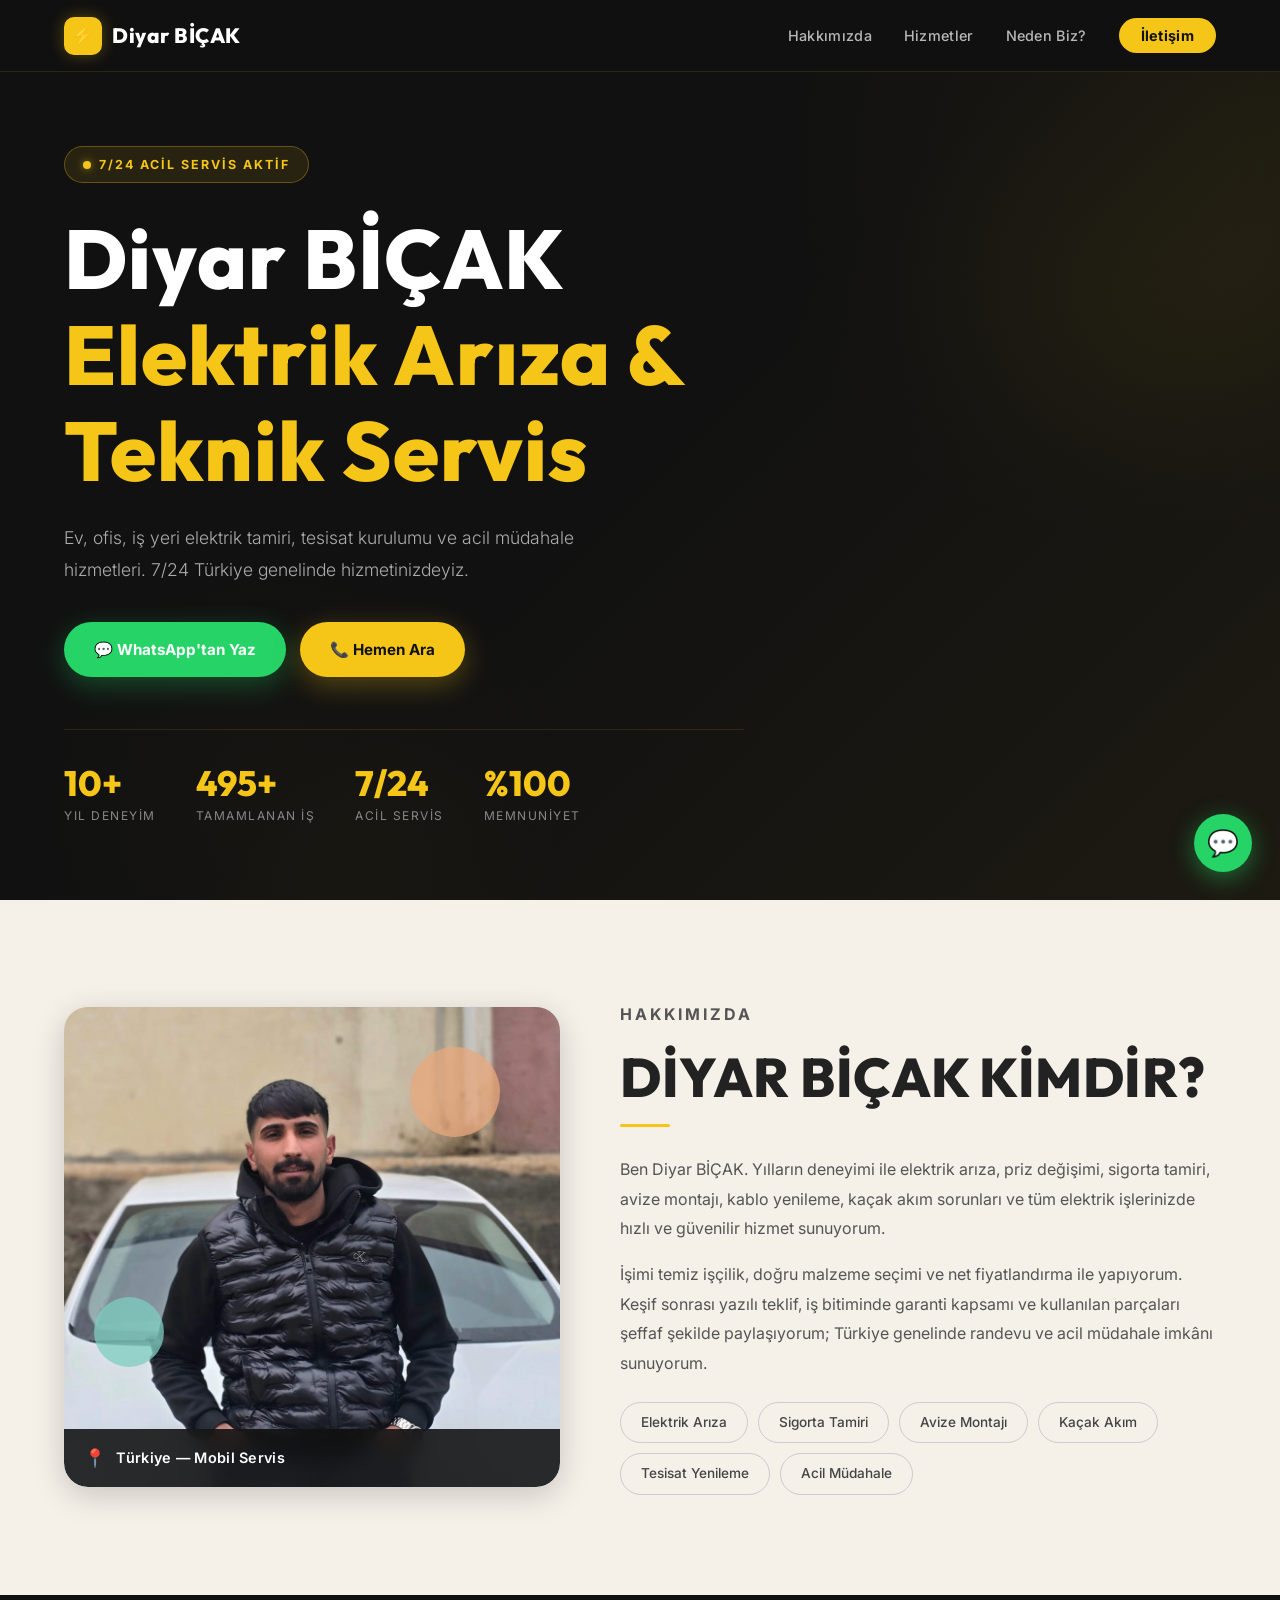
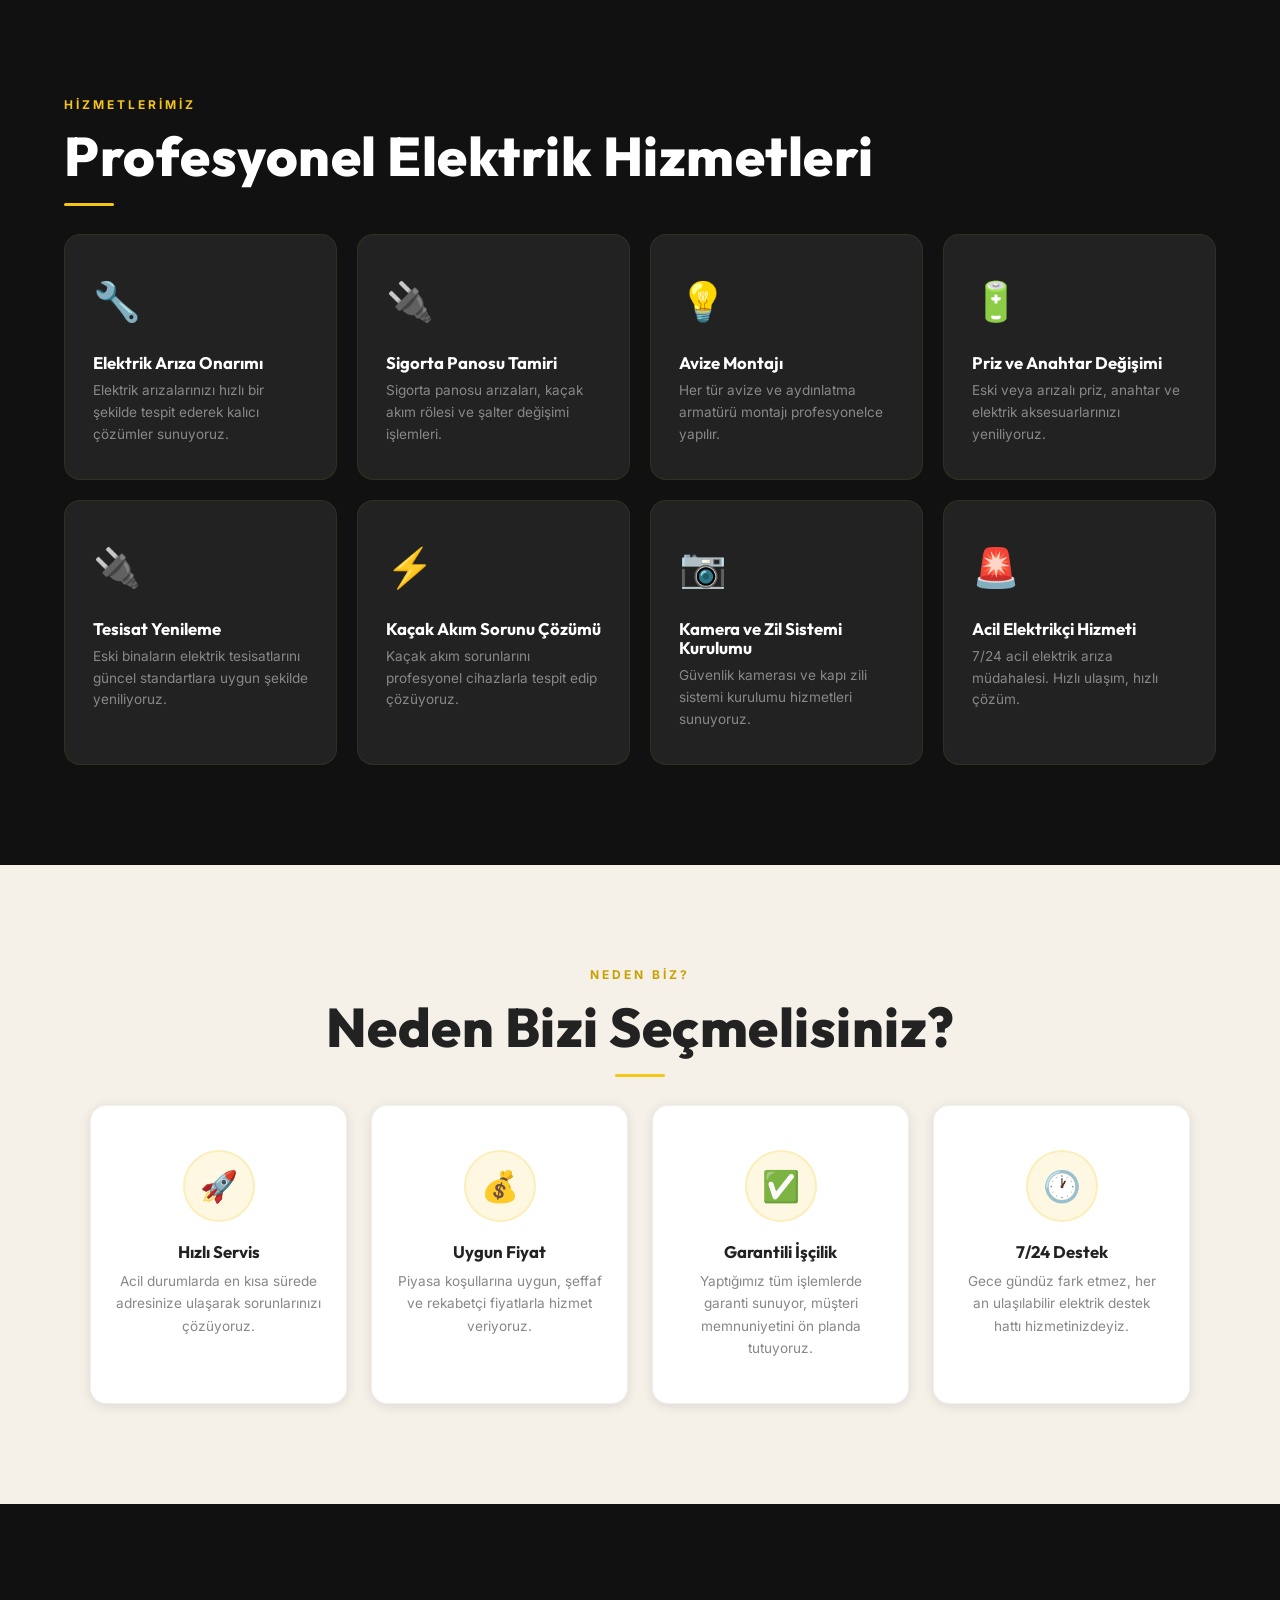
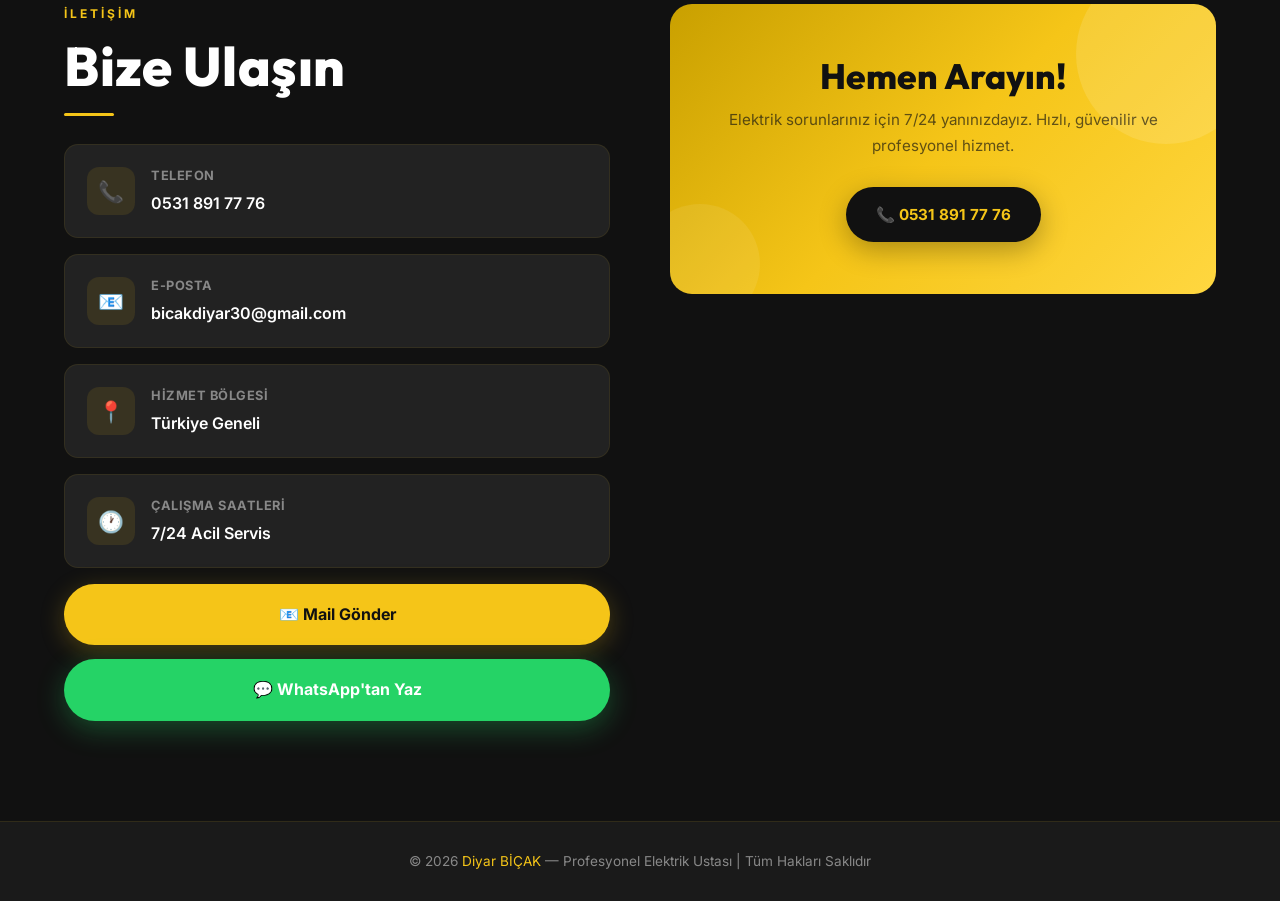
<file: index.html>
<!DOCTYPE html>
<html lang="tr">

<head>
  <meta charset="UTF-8" />
  <meta name="viewport" content="width=device-width, initial-scale=1.0" />
  <title>Diyar BİÇAK | Profesyonel Elektrik Ustası - 7/24 Acil Servis</title>
  <meta name="description"
    content="Diyar BİÇAK - 7/24 elektrik arıza, tesisat kurulumu, sigorta tamiri ve acil müdahale hizmetleri. Türkiye genelinde hızlı ve güvenilir elektrik ustası." />
  <meta name="keywords"
    content="Diyar BİÇAK, elektrikçi, elektrik ustası, elektrik arıza, sigorta tamiri, avize montajı, tesisat, acil elektrikçi" />

  <!-- Google Fonts -->
  <link rel="preconnect" href="https://fonts.googleapis.com" />
  <link rel="preconnect" href="https://fonts.gstatic.com" crossorigin />
  <link
    href="https://fonts.googleapis.com/css2?family=Inter:wght@300;400;500;600;700&family=Outfit:wght@400;600;700;800&display=swap"
    rel="stylesheet" />

  <!-- Stylesheet -->
  <link rel="stylesheet" href="style.css" />
</head>

<body>

  <!-- ========== NAVBAR ========== -->
  <nav class="navbar" id="navbar">
    <a href="#hero" class="nav-brand">
      <div class="icon-bolt">⚡</div>
      Diyar BİÇAK
    </a>
    <ul class="nav-links">
      <li><a href="#about">Hakkımızda</a></li>
      <li><a href="#services">Hizmetler</a></li>
      <li><a href="#why">Neden Biz?</a></li>
      <li><a href="#contact" class="nav-cta">İletişim</a></li>
    </ul>
    <div class="hamburger" id="hamburger">
      <span></span><span></span><span></span>
    </div>
  </nav>

  <!-- Mobile Menu -->
  <div class="mobile-menu" id="mobileMenu">
    <a href="#about" class="mm-link">Hakkımızda</a>
    <a href="#services" class="mm-link">Hizmetler</a>
    <a href="#why" class="mm-link">Neden Biz?</a>
    <a href="#contact" class="mm-link">İletişim</a>
    <a href="tel:+905318917776" style="color:var(--yellow);font-weight:700;">📞 Hemen Ara</a>
  </div>

  <!-- ========== HERO ========== -->
  <section id="hero">
    <div class="hero-bg-overlay"></div>
    <div class="hero-glow hero-glow-1"></div>
    <div class="hero-glow hero-glow-2"></div>

    <div class="hero-content">
      <div class="hero-badge">
        <div class="pulse-dot"></div>
        7/24 Acil Servis Aktif
      </div>

      <h1 class="hero-title">
        Diyar BİÇAK<br>
        <span class="accent">Elektrik Arıza &amp; Teknik Servis</span>
      </h1>

      <p class="hero-sub">
        Ev, ofis, iş yeri elektrik tamiri, tesisat kurulumu ve acil müdahale hizmetleri.
        7/24 Türkiye genelinde hizmetinizdeyiz.
      </p>

      <div class="hero-buttons">
        <a class="btn btn-whatsapp" id="hero-whatsapp-btn"
          href="https://wa.me/905318917776?text=Merhaba%20elektrik%20hizmeti%20almak%20istiyorum" target="_blank"
          rel="noopener">
          💬 WhatsApp'tan Yaz
        </a>
        <a class="btn btn-call" id="hero-call-btn" href="tel:+905318917776">
          📞 Hemen Ara
        </a>
      </div>

      <div class="hero-stats">
        <div class="stat">
          <div class="stat-value" data-target="10">0</div>
          <div class="stat-label">Yıl Deneyim</div>
        </div>
        <div class="stat">
          <div class="stat-value" data-target="500">0</div>
          <div class="stat-label">Tamamlanan İş</div>
        </div>
        <div class="stat">
          <div class="stat-value stat-static">7/24</div>
          <div class="stat-label">Acil Servis</div>
        </div>
        <div class="stat">
          <div class="stat-value stat-static">%100</div>
          <div class="stat-label">Memnuniyet</div>
        </div>
      </div>
    </div>
  </section>

  <!-- ========== ABOUT ========== -->
  <section id="about">
    <div class="about-grid">
      <!-- Photo Card -->
      <div class="about-photo-card reveal">
        <img src="photo.jpeg" alt="Diyar BİÇAK - Profesyonel Elektrik Ustası" loading="lazy" />
        <div class="deco-circle deco-circle-1"></div>
        <div class="deco-circle deco-circle-2"></div>
        <div class="about-location-badge">
          <span class="pin-icon">📍</span>
          <span>Türkiye — Mobil Servis</span>
        </div>
      </div>

      <!-- Text Content -->
      <div class="about-text reveal">
        <p class="section-tag">Hakkımızda</p>
        <h2 class="section-title">Diyar BİÇAK Kimdir?</h2>
        <div class="section-line"></div>
        <p>
          Ben Diyar BİÇAK. Yılların deneyimi ile elektrik arıza, priz değişimi, sigorta tamiri, avize montajı,
          kablo yenileme, kaçak akım sorunları ve tüm elektrik işlerinizde hızlı ve güvenilir
          hizmet sunuyorum.
        </p>
        <p>
          İşimi temiz işçilik, doğru malzeme seçimi ve net fiyatlandırma ile yapıyorum.
          Keşif sonrası yazılı teklif, iş bitiminde garanti kapsamı ve kullanılan parçaları
          şeffaf şekilde paylaşıyorum; Türkiye genelinde randevu ve acil müdahale imkânı sunuyorum.
        </p>

        <div class="skill-tags">
          <span class="skill-tag">Elektrik Arıza</span>
          <span class="skill-tag">Sigorta Tamiri</span>
          <span class="skill-tag">Avize Montajı</span>
          <span class="skill-tag">Kaçak Akım</span>
          <span class="skill-tag">Tesisat Yenileme</span>
          <span class="skill-tag">Acil Müdahale</span>
        </div>
      </div>
    </div>
  </section>

  <!-- ========== SERVICES ========== -->
  <section id="services">
    <div class="reveal">
      <p class="section-tag" style="color:var(--yellow);">Hizmetlerimiz</p>
      <h2 class="section-title light">Profesyonel Elektrik Hizmetleri</h2>
      <div class="section-line"></div>
    </div>

    <div class="services-grid">
      <div class="service-card reveal">
        <span class="service-icon">🔧</span>
        <h3>Elektrik Arıza Onarımı</h3>
        <p>Elektrik arızalarınızı hızlı bir şekilde tespit ederek kalıcı çözümler sunuyoruz.</p>
        <span class="service-arrow">→</span>
      </div>

      <div class="service-card reveal">
        <span class="service-icon">🔌</span>
        <h3>Sigorta Panosu Tamiri</h3>
        <p>Sigorta panosu arızaları, kaçak akım rölesi ve şalter değişimi işlemleri.</p>
        <span class="service-arrow">→</span>
      </div>

      <div class="service-card reveal">
        <span class="service-icon">💡</span>
        <h3>Avize Montajı</h3>
        <p>Her tür avize ve aydınlatma armatürü montajı profesyonelce yapılır.</p>
        <span class="service-arrow">→</span>
      </div>

      <div class="service-card reveal">
        <span class="service-icon">🔋</span>
        <h3>Priz ve Anahtar Değişimi</h3>
        <p>Eski veya arızalı priz, anahtar ve elektrik aksesuarlarınızı yeniliyoruz.</p>
        <span class="service-arrow">→</span>
      </div>

      <div class="service-card reveal">
        <span class="service-icon">🔌</span>
        <h3>Tesisat Yenileme</h3>
        <p>Eski binaların elektrik tesisatlarını güncel standartlara uygun şekilde yeniliyoruz.</p>
        <span class="service-arrow">→</span>
      </div>

      <div class="service-card reveal">
        <span class="service-icon">⚡</span>
        <h3>Kaçak Akım Sorunu Çözümü</h3>
        <p>Kaçak akım sorunlarını profesyonel cihazlarla tespit edip çözüyoruz.</p>
        <span class="service-arrow">→</span>
      </div>

      <div class="service-card reveal">
        <span class="service-icon">📷</span>
        <h3>Kamera ve Zil Sistemi Kurulumu</h3>
        <p>Güvenlik kamerası ve kapı zili sistemi kurulumu hizmetleri sunuyoruz.</p>
        <span class="service-arrow">→</span>
      </div>

      <div class="service-card reveal">
        <span class="service-icon">🚨</span>
        <h3>Acil Elektrikçi Hizmeti</h3>
        <p>7/24 acil elektrik arıza müdahalesi. Hızlı ulaşım, hızlı çözüm.</p>
        <span class="service-arrow">→</span>
      </div>
    </div>
  </section>

  <!-- ========== WHY US ========== -->
  <section id="why">
    <div class="reveal" style="text-align:center; margin-bottom:16px;">
      <p class="section-tag">Neden Biz?</p>
      <h2 class="section-title">Neden Bizi Seçmelisiniz?</h2>
      <div class="section-line" style="margin:0 auto 28px;"></div>
    </div>

    <div class="why-grid">
      <div class="why-card reveal">
        <div class="why-icon-circle">🚀</div>
        <h3>Hızlı Servis</h3>
        <p>Acil durumlarda en kısa sürede adresinize ulaşarak sorunlarınızı çözüyoruz.</p>
      </div>

      <div class="why-card reveal">
        <div class="why-icon-circle">💰</div>
        <h3>Uygun Fiyat</h3>
        <p>Piyasa koşullarına uygun, şeffaf ve rekabetçi fiyatlarla hizmet veriyoruz.</p>
      </div>

      <div class="why-card reveal">
        <div class="why-icon-circle">✅</div>
        <h3>Garantili İşçilik</h3>
        <p>Yaptığımız tüm işlemlerde garanti sunuyor, müşteri memnuniyetini ön planda tutuyoruz.</p>
      </div>

      <div class="why-card reveal">
        <div class="why-icon-circle">🕐</div>
        <h3>7/24 Destek</h3>
        <p>Gece gündüz fark etmez, her an ulaşılabilir elektrik destek hattı hizmetinizdeyiz.</p>
      </div>
    </div>
  </section>

  <!-- ========== CONTACT ========== -->
  <section id="contact">
    <div class="contact-grid">
      <!-- Left: Info -->
      <div class="reveal">
        <p class="section-tag" style="color:var(--yellow);">İletişim</p>
        <h2 class="section-title light">Bize Ulaşın</h2>
        <div class="section-line"></div>

        <div class="contact-info-list">
          <div class="contact-item">
            <div class="contact-item-icon">📞</div>
            <div class="contact-item-text">
              <strong>Telefon</strong>
              <span>0531 891 77 76</span>
            </div>
          </div>

          <div class="contact-item">
            <div class="contact-item-icon">📧</div>
            <div class="contact-item-text">
              <strong>E-posta</strong>
              <span>bicakdiyar30@gmail.com</span>
            </div>
          </div>

          <div class="contact-item">
            <div class="contact-item-icon">📍</div>
            <div class="contact-item-text">
              <strong>Hizmet Bölgesi</strong>
              <span>Türkiye Geneli</span>
            </div>
          </div>

          <div class="contact-item">
            <div class="contact-item-icon">🕐</div>
            <div class="contact-item-text">
              <strong>Çalışma Saatleri</strong>
              <span>7/24 Acil Servis</span>
            </div>
          </div>
        </div>

        <div class="contact-buttons">
          <a class="btn btn-mail-contact" id="contact-mail-btn"
            href="mailto:bicakdiyar30@gmail.com?subject=Elektrik%20Hizmeti%20Talebi">
            📧 Mail Gönder
          </a>
          <a class="btn btn-whatsapp" id="contact-whatsapp-btn"
            href="https://wa.me/905318917776?text=Merhaba%20bilgi%20almak%20istiyorum" target="_blank" rel="noopener">
            💬 WhatsApp'tan Yaz
          </a>
        </div>
      </div>

      <!-- Right: CTA Card -->
      <div class="reveal">
        <div class="cta-card">
          <h3>Hemen Arayın!</h3>
          <p>Elektrik sorunlarınız için 7/24 yanınızdayız. Hızlı, güvenilir ve profesyonel hizmet.</p>
          <a class="btn btn-dark" id="cta-call-btn" href="tel:+905318917776">
            📞 0531 891 77 76
          </a>
        </div>
      </div>
    </div>
  </section>

  <!-- ========== FOOTER ========== -->
  <footer>
    <p>&copy; 2026 <span>Diyar BİÇAK</span> — Profesyonel Elektrik Ustası | Tüm Hakları Saklıdır</p>
  </footer>

  <!-- ========== FLOATING WHATSAPP ========== -->
  <a class="float-whatsapp" id="float-wa-btn" href="https://wa.me/905318917776?text=Merhaba%20bilgi%20almak%20istiyorum"
    target="_blank" rel="noopener" title="WhatsApp ile iletişim">
    💬
  </a>

  <!-- ========== JAVASCRIPT ========== -->
  <script>
    // --- Navbar Scroll Effect ---
    const navbar = document.getElementById('navbar');
    window.addEventListener('scroll', () => {
      navbar.classList.toggle('scrolled', window.scrollY > 60);
    });

    // --- Hamburger Menu ---
    const hamburger = document.getElementById('hamburger');
    const mobileMenu = document.getElementById('mobileMenu');

    hamburger.addEventListener('click', () => {
      hamburger.classList.toggle('open');
      mobileMenu.classList.toggle('open');
    });

    // Close mobile menu on link click
    document.querySelectorAll('.mm-link').forEach(link => {
      link.addEventListener('click', () => {
        hamburger.classList.remove('open');
        mobileMenu.classList.remove('open');
      });
    });

    // --- Scroll Reveal ---
    const revealElements = document.querySelectorAll('.reveal');
    const revealObserver = new IntersectionObserver((entries) => {
      entries.forEach(entry => {
        if (entry.isIntersecting) {
          entry.target.classList.add('visible');
        }
      });
    }, { threshold: 0.15, rootMargin: '0px 0px -40px 0px' });

    revealElements.forEach(el => revealObserver.observe(el));

    // --- Counter Animation ---
    function animateCounters() {
      const counters = document.querySelectorAll('.stat-value[data-target]');
      counters.forEach(counter => {
        const target = +counter.getAttribute('data-target');
        const duration = 2000;
        const startTime = performance.now();

        function updateCounter(currentTime) {
          const elapsed = currentTime - startTime;
          const progress = Math.min(elapsed / duration, 1);
          // Ease-out cubic
          const eased = 1 - Math.pow(1 - progress, 3);
          const current = Math.round(eased * target);
          counter.textContent = current + '+';
          if (progress < 1) {
            requestAnimationFrame(updateCounter);
          }
        }

        requestAnimationFrame(updateCounter);
      });
    }

    // Trigger counters when hero stats are visible
    const statsSection = document.querySelector('.hero-stats');
    const statsObserver = new IntersectionObserver((entries) => {
      entries.forEach(entry => {
        if (entry.isIntersecting) {
          animateCounters();
          statsObserver.unobserve(entry.target);
        }
      });
    }, { threshold: 0.5 });

    if (statsSection) {
      statsObserver.observe(statsSection);
    }

    // --- Active Nav Link on Scroll ---
    const sections = document.querySelectorAll('section[id]');
    const navLinks = document.querySelectorAll('.nav-links a:not(.nav-cta)');

    window.addEventListener('scroll', () => {
      let current = '';
      sections.forEach(section => {
        const top = section.offsetTop - 120;
        if (window.scrollY >= top) {
          current = section.getAttribute('id');
        }
      });

      navLinks.forEach(link => {
        link.style.color = '';
        if (link.getAttribute('href') === '#' + current) {
          link.style.color = 'var(--yellow)';
        }
      });
    });
  </script>

</body>

</html>
</file>
<file: style.css>
/* ============================================
   Diyar BİÇAK - Profesyonel Elektrik Ustası
   Renk Paleti: Siyah, Sarı/Altın, Krem/Beyaz
   ============================================ */

/* --- RESET & BASE --- */
*, *::before, *::after {
  box-sizing: border-box;
  margin: 0;
  padding: 0;
}

:root {
  --black: #111111;
  --black-soft: #1a1a1a;
  --black-card: #222222;
  --yellow: #f5c518;
  --yellow-hover: #ffd740;
  --yellow-dark: #c9a000;
  --cream: #f5f0e8;
  --cream-dark: #e8e0d0;
  --white: #ffffff;
  --gray: #888888;
  --gray-light: #aaaaaa;
  --text-dark: #222222;
  --text-light: #f0f0f0;
  --shadow: 0 8px 32px rgba(0,0,0,0.18);
  --shadow-sm: 0 2px 12px rgba(0,0,0,0.10);
  --radius: 16px;
  --radius-sm: 10px;
  --transition: 0.3s cubic-bezier(0.4, 0, 0.2, 1);
}

html {
  scroll-behavior: smooth;
  font-size: 16px;
}

body {
  font-family: 'Inter', 'Segoe UI', sans-serif;
  background: var(--cream);
  color: var(--text-dark);
  overflow-x: hidden;
  line-height: 1.7;
}

a { text-decoration: none; color: inherit; }
ul { list-style: none; }
img { max-width: 100%; display: block; }

/* --- TYPOGRAPHY --- */
h1, h2, h3, h4 {
  font-family: 'Outfit', 'Inter', sans-serif;
  font-weight: 800;
  line-height: 1.15;
}

/* --- NAVBAR --- */
.navbar {
  position: fixed;
  top: 0; left: 0; right: 0;
  z-index: 1000;
  display: flex;
  align-items: center;
  justify-content: space-between;
  padding: 0 5%;
  height: 72px;
  background: rgba(17,17,17,0.97);
  backdrop-filter: blur(14px);
  -webkit-backdrop-filter: blur(14px);
  border-bottom: 1px solid rgba(245,197,24,0.12);
  transition: box-shadow var(--transition);
}

.navbar.scrolled {
  box-shadow: 0 4px 30px rgba(245,197,24,0.08);
}

.nav-brand {
  display: flex;
  align-items: center;
  gap: 10px;
  font-family: 'Outfit', sans-serif;
  font-size: 1.3rem;
  font-weight: 800;
  color: var(--white);
  letter-spacing: 0.5px;
}

.nav-brand .icon-bolt {
  width: 38px;
  height: 38px;
  background: var(--yellow);
  border-radius: 10px;
  display: flex;
  align-items: center;
  justify-content: center;
  font-size: 1.2rem;
  color: var(--black);
  box-shadow: 0 0 16px rgba(245,197,24,0.3);
}

.nav-links {
  display: flex;
  gap: 32px;
  align-items: center;
}

.nav-links a {
  color: rgba(255,255,255,0.7);
  font-size: 0.9rem;
  font-weight: 500;
  letter-spacing: 0.3px;
  transition: color var(--transition);
  position: relative;
}

.nav-links a::after {
  content: '';
  position: absolute;
  bottom: -4px;
  left: 0;
  width: 0;
  height: 2px;
  background: var(--yellow);
  transition: width var(--transition);
}

.nav-links a:hover {
  color: var(--yellow);
}

.nav-links a:hover::after {
  width: 100%;
}

.nav-cta {
  background: var(--yellow) !important;
  color: var(--black) !important;
  padding: 9px 22px !important;
  border-radius: 50px !important;
  font-weight: 700 !important;
  transition: background var(--transition), transform var(--transition) !important;
}

.nav-cta::after { display: none !important; }

.nav-cta:hover {
  background: var(--yellow-hover) !important;
  transform: translateY(-2px);
}

/* Hamburger */
.hamburger {
  display: none;
  flex-direction: column;
  gap: 5px;
  cursor: pointer;
  padding: 4px;
  z-index: 1001;
}

.hamburger span {
  display: block;
  width: 26px;
  height: 2.5px;
  background: var(--yellow);
  border-radius: 2px;
  transition: var(--transition);
}

.hamburger.open span:nth-child(1) { transform: translateY(7.5px) rotate(45deg); }
.hamburger.open span:nth-child(2) { opacity: 0; }
.hamburger.open span:nth-child(3) { transform: translateY(-7.5px) rotate(-45deg); }

/* Mobile Menu */
.mobile-menu {
  display: none;
  position: fixed;
  top: 72px;
  left: 0; right: 0;
  background: var(--black-soft);
  border-bottom: 3px solid var(--yellow);
  z-index: 999;
  padding: 24px 5% 28px;
  flex-direction: column;
  gap: 0;
}

.mobile-menu.open { display: flex; }

.mobile-menu a {
  color: rgba(255,255,255,0.8);
  font-size: 1rem;
  font-weight: 500;
  padding: 16px 0;
  border-bottom: 1px solid rgba(255,255,255,0.06);
  transition: color var(--transition), padding-left var(--transition);
}

.mobile-menu a:hover {
  color: var(--yellow);
  padding-left: 8px;
}

.mobile-menu a:last-child { border-bottom: none; }

/* --- HERO SECTION --- */
#hero {
  min-height: 100vh;
  display: flex;
  align-items: center;
  position: relative;
  overflow: hidden;
  padding: 0 5%;
  padding-top: 72px;
  background: var(--black);
}

.hero-bg-overlay {
  position: absolute;
  inset: 0;
  background: linear-gradient(135deg,
    rgba(17,17,17,0.97) 0%,
    rgba(17,17,17,0.85) 50%,
    rgba(245,197,24,0.05) 100%
  );
  z-index: 1;
}

/* Decorative glowing orbs */
.hero-glow {
  position: absolute;
  border-radius: 50%;
  filter: blur(80px);
  opacity: 0.15;
  z-index: 0;
}

.hero-glow-1 {
  width: 500px;
  height: 500px;
  background: var(--yellow);
  top: -100px;
  right: -100px;
}

.hero-glow-2 {
  width: 300px;
  height: 300px;
  background: var(--yellow);
  bottom: -50px;
  left: 10%;
}

.hero-content {
  position: relative;
  z-index: 2;
  max-width: 680px;
}

.hero-badge {
  display: inline-flex;
  align-items: center;
  gap: 8px;
  background: rgba(245,197,24,0.1);
  border: 1px solid rgba(245,197,24,0.3);
  border-radius: 50px;
  padding: 7px 18px;
  font-size: 0.78rem;
  font-weight: 700;
  letter-spacing: 2px;
  text-transform: uppercase;
  color: var(--yellow);
  margin-bottom: 28px;
  animation: fadeInUp 0.6s ease both;
}

.hero-badge .pulse-dot {
  width: 8px;
  height: 8px;
  background: var(--yellow);
  border-radius: 50%;
  animation: pulse 1.5s ease infinite;
  box-shadow: 0 0 8px rgba(245,197,24,0.6);
}

@keyframes pulse {
  0%, 100% { transform: scale(1); opacity: 1; }
  50% { transform: scale(1.6); opacity: 0.4; }
}

.hero-title {
  font-size: clamp(2.6rem, 6.5vw, 5.5rem);
  color: var(--white);
  letter-spacing: 1px;
  margin-bottom: 24px;
  animation: fadeInUp 0.7s 0.1s ease both;
}

.hero-title .accent {
  color: var(--yellow);
  display: block;
}

.hero-sub {
  font-size: 1.1rem;
  font-weight: 300;
  color: rgba(255,255,255,0.65);
  line-height: 1.8;
  max-width: 520px;
  margin-bottom: 36px;
  animation: fadeInUp 0.7s 0.2s ease both;
}

.hero-buttons {
  display: flex;
  gap: 14px;
  flex-wrap: wrap;
  animation: fadeInUp 0.7s 0.3s ease both;
}

/* Stat strip */
.hero-stats {
  display: flex;
  gap: 40px;
  margin-top: 52px;
  padding-top: 36px;
  border-top: 1px solid rgba(245,197,24,0.12);
  animation: fadeInUp 0.7s 0.4s ease both;
  flex-wrap: wrap;
}

.stat-value {
  font-family: 'Outfit', sans-serif;
  font-size: 2.2rem;
  font-weight: 800;
  color: var(--yellow);
  line-height: 1;
}

.stat-label {
  font-size: 0.75rem;
  color: var(--gray);
  margin-top: 4px;
  text-transform: uppercase;
  letter-spacing: 1.5px;
}

@keyframes fadeInUp {
  from { opacity: 0; transform: translateY(30px); }
  to { opacity: 1; transform: translateY(0); }
}

/* --- BUTTONS --- */
.btn {
  display: inline-flex;
  align-items: center;
  gap: 10px;
  padding: 15px 30px;
  border-radius: 50px;
  font-weight: 700;
  font-size: 0.95rem;
  cursor: pointer;
  border: none;
  transition: transform var(--transition), box-shadow var(--transition), background var(--transition);
}

.btn:hover {
  transform: translateY(-3px);
}

.btn-whatsapp {
  background: #25D366;
  color: #fff;
  box-shadow: 0 8px 28px rgba(37,211,102,0.3);
}

.btn-whatsapp:hover {
  background: #20bd5a;
  box-shadow: 0 12px 40px rgba(37,211,102,0.45);
}

.btn-call {
  background: var(--yellow);
  color: var(--black);
  box-shadow: 0 8px 28px rgba(245,197,24,0.3);
}

.btn-call:hover {
  background: var(--yellow-hover);
  box-shadow: 0 12px 40px rgba(245,197,24,0.45);
}

.btn-outline {
  background: transparent;
  color: var(--white);
  border: 2px solid rgba(245,197,24,0.3);
}

.btn-outline:hover {
  border-color: var(--yellow);
  color: var(--yellow);
}

.btn-dark {
  background: var(--black);
  color: var(--yellow);
  box-shadow: 0 8px 28px rgba(0,0,0,0.3);
}

.btn-dark:hover {
  background: var(--black-soft);
}

.btn-mail-contact {
  background: var(--yellow);
  color: var(--black);
  box-shadow: 0 6px 24px rgba(245,197,24,0.25);
}

.btn-mail-contact:hover {
  background: var(--yellow-hover);
  box-shadow: 0 10px 36px rgba(245,197,24,0.4);
}

/* --- SECTION BASE --- */
section {
  padding: 100px 5%;
}

.section-tag {
  font-size: 0.75rem;
  font-weight: 700;
  text-transform: uppercase;
  letter-spacing: 3px;
  color: var(--yellow-dark);
  margin-bottom: 10px;
}

.section-title {
  font-size: clamp(2rem, 4.5vw, 3.4rem);
  letter-spacing: 0.5px;
  margin-bottom: 16px;
  color: var(--text-dark);
}

.section-title.light {
  color: var(--white);
}

.section-line {
  width: 50px;
  height: 3px;
  background: var(--yellow);
  margin-bottom: 28px;
  border-radius: 2px;
}

/* --- ABOUT SECTION --- */
#about {
  background: var(--cream);
}

.about-grid {
  display: grid;
  grid-template-columns: 1fr 1.2fr;
  gap: 60px;
  align-items: center;
  max-width: 1200px;
  margin: 0 auto;
}

/* Photo Card — Inspired by reference image */
.about-photo-card {
  position: relative;
  border-radius: 24px;
  overflow: hidden;
  background: var(--cream-dark);
  box-shadow: var(--shadow);
}

.about-photo-card img {
  width: 100%;
  height: 480px;
  object-fit: cover;
  object-position: center center;
  display: block;
}

/* Decorative floating circles like reference */
.about-photo-card .deco-circle {
  position: absolute;
  border-radius: 50%;
  z-index: 2;
  opacity: 0.75;
}

.deco-circle-1 {
  width: 90px;
  height: 90px;
  background: #e8a87c;
  top: 40px;
  right: 60px;
}

.deco-circle-2 {
  width: 70px;
  height: 70px;
  background: #7ecec1;
  bottom: 120px;
  left: 30px;
}

/* Location badge */
.about-location-badge {
  position: absolute;
  bottom: 0;
  left: 0;
  right: 0;
  background: rgba(17,17,17,0.88);
  backdrop-filter: blur(10px);
  padding: 14px 20px;
  display: flex;
  align-items: center;
  gap: 10px;
  z-index: 3;
}

.about-location-badge .pin-icon {
  font-size: 1.1rem;
}

.about-location-badge span {
  color: var(--white);
  font-size: 0.9rem;
  font-weight: 600;
  letter-spacing: 0.3px;
}

/* About Text */
.about-text .section-title {
  text-transform: uppercase;
  font-family: 'Outfit', sans-serif;
}

.about-text p {
  font-size: 1rem;
  color: #555;
  line-height: 1.85;
  margin-bottom: 16px;
}

/* Skill tags */
.skill-tags {
  display: flex;
  flex-wrap: wrap;
  gap: 10px;
  margin-top: 24px;
}

.skill-tag {
  padding: 8px 20px;
  border-radius: 50px;
  border: 1.5px solid #ccc;
  font-size: 0.85rem;
  font-weight: 500;
  color: #444;
  background: transparent;
  transition: all var(--transition);
  cursor: default;
}

.skill-tag:hover {
  border-color: var(--yellow);
  color: var(--black);
  background: rgba(245,197,24,0.08);
}

/* --- SERVICES SECTION --- */
#services {
  background: var(--black);
}

.services-grid {
  display: grid;
  grid-template-columns: repeat(auto-fill, minmax(270px, 1fr));
  gap: 20px;
  margin-top: 20px;
  max-width: 1200px;
  margin-left: auto;
  margin-right: auto;
}

.service-card {
  background: var(--black-card);
  border: 1px solid rgba(245,197,24,0.08);
  border-radius: var(--radius);
  padding: 34px 28px;
  transition: transform var(--transition), border-color var(--transition), box-shadow var(--transition);
  position: relative;
  overflow: hidden;
  cursor: default;
}

.service-card::before {
  content: '';
  position: absolute;
  top: 0;
  left: 0;
  right: 0;
  height: 3px;
  background: var(--yellow);
  transform: scaleX(0);
  transform-origin: left;
  transition: transform var(--transition);
}

.service-card:hover {
  transform: translateY(-6px);
  border-color: rgba(245,197,24,0.3);
  box-shadow: 0 20px 50px rgba(245,197,24,0.06);
}

.service-card:hover::before {
  transform: scaleX(1);
}

.service-icon {
  font-size: 2.4rem;
  margin-bottom: 18px;
  display: block;
}

.service-card h3 {
  font-size: 1.05rem;
  font-weight: 700;
  color: var(--white);
  margin-bottom: 8px;
}

.service-card p {
  font-size: 0.85rem;
  color: var(--gray);
  line-height: 1.6;
}

.service-arrow {
  position: absolute;
  bottom: 22px;
  right: 24px;
  color: var(--yellow);
  font-size: 1.2rem;
  opacity: 0;
  transform: translateX(-8px);
  transition: opacity var(--transition), transform var(--transition);
}

.service-card:hover .service-arrow {
  opacity: 1;
  transform: translateX(0);
}

/* --- WHY US SECTION --- */
#why {
  background: var(--cream);
}

.why-grid {
  display: grid;
  grid-template-columns: repeat(auto-fill, minmax(240px, 1fr));
  gap: 24px;
  margin-top: 20px;
  max-width: 1100px;
  margin-left: auto;
  margin-right: auto;
}

.why-card {
  text-align: center;
  padding: 44px 24px;
  background: var(--white);
  border-radius: var(--radius);
  border: 1px solid rgba(0,0,0,0.06);
  box-shadow: var(--shadow-sm);
  transition: transform var(--transition), box-shadow var(--transition);
}

.why-card:hover {
  transform: translateY(-6px);
  box-shadow: 0 16px 40px rgba(0,0,0,0.08);
}

.why-icon-circle {
  width: 72px;
  height: 72px;
  background: rgba(245,197,24,0.12);
  border-radius: 50%;
  display: flex;
  align-items: center;
  justify-content: center;
  font-size: 1.9rem;
  margin: 0 auto 20px;
  border: 2px solid rgba(245,197,24,0.2);
  transition: background var(--transition), border-color var(--transition);
}

.why-card:hover .why-icon-circle {
  background: rgba(245,197,24,0.22);
  border-color: var(--yellow);
}

.why-card h3 {
  font-size: 1.05rem;
  font-weight: 700;
  margin-bottom: 8px;
  color: var(--text-dark);
}

.why-card p {
  font-size: 0.85rem;
  color: var(--gray);
  line-height: 1.65;
}

/* --- CONTACT SECTION --- */
#contact {
  background: var(--black);
}

.contact-grid {
  display: grid;
  grid-template-columns: 1fr 1fr;
  gap: 60px;
  align-items: start;
  max-width: 1200px;
  margin: 0 auto;
}

.contact-info-list {
  display: flex;
  flex-direction: column;
  gap: 16px;
  margin-top: 8px;
}

.contact-item {
  display: flex;
  align-items: center;
  gap: 16px;
  padding: 20px 22px;
  background: var(--black-card);
  border: 1px solid rgba(245,197,24,0.08);
  border-radius: 14px;
  transition: border-color var(--transition);
}

.contact-item:hover {
  border-color: rgba(245,197,24,0.3);
}

.contact-item-icon {
  width: 48px;
  height: 48px;
  background: rgba(245,197,24,0.1);
  border-radius: 12px;
  display: flex;
  align-items: center;
  justify-content: center;
  font-size: 1.3rem;
  flex-shrink: 0;
}

.contact-item-text strong {
  display: block;
  font-size: 0.8rem;
  color: var(--gray);
  margin-bottom: 3px;
  text-transform: uppercase;
  letter-spacing: 0.5px;
}

.contact-item-text span {
  font-size: 1rem;
  font-weight: 600;
  color: var(--white);
}

.contact-buttons {
  display: flex;
  flex-direction: column;
  gap: 14px;
  margin-top: 16px;
}

.contact-buttons .btn {
  justify-content: center;
  font-size: 1rem;
  padding: 17px 30px;
}

/* CTA Card */
.cta-card {
  background: linear-gradient(135deg, var(--yellow-dark), var(--yellow), var(--yellow-hover));
  border-radius: 22px;
  padding: 52px 40px;
  text-align: center;
  position: relative;
  overflow: hidden;
}

.cta-card::before {
  content: '';
  position: absolute;
  top: -40px;
  right: -40px;
  width: 180px;
  height: 180px;
  background: rgba(255,255,255,0.12);
  border-radius: 50%;
}

.cta-card::after {
  content: '';
  position: absolute;
  bottom: -30px;
  left: -30px;
  width: 120px;
  height: 120px;
  background: rgba(255,255,255,0.08);
  border-radius: 50%;
}

.cta-card h3 {
  font-family: 'Outfit', sans-serif;
  font-size: 2.2rem;
  color: var(--black);
  margin-bottom: 10px;
  position: relative;
  z-index: 1;
}

.cta-card p {
  color: rgba(17,17,17,0.65);
  font-size: 0.95rem;
  margin-bottom: 28px;
  position: relative;
  z-index: 1;
}

.cta-card .btn {
  position: relative;
  z-index: 1;
}

/* --- FOOTER --- */
footer {
  background: var(--black-soft);
  border-top: 1px solid rgba(245,197,24,0.1);
  text-align: center;
  padding: 28px 5%;
  color: var(--gray);
  font-size: 0.85rem;
}

footer span {
  color: var(--yellow);
}

/* --- FLOATING WHATSAPP --- */
.float-whatsapp {
  position: fixed;
  bottom: 28px;
  right: 28px;
  width: 58px;
  height: 58px;
  background: #25D366;
  border-radius: 50%;
  display: flex;
  align-items: center;
  justify-content: center;
  font-size: 1.6rem;
  color: #fff;
  box-shadow: 0 6px 24px rgba(37,211,102,0.45);
  z-index: 900;
  transition: transform var(--transition), box-shadow var(--transition);
  animation: bounceIn 0.6s ease;
}

.float-whatsapp:hover {
  transform: scale(1.12);
  box-shadow: 0 10px 36px rgba(37,211,102,0.6);
}

@keyframes bounceIn {
  0% { transform: scale(0); }
  70% { transform: scale(1.15); }
  100% { transform: scale(1); }
}

/* --- SCROLL REVEAL --- */
.reveal {
  opacity: 0;
  transform: translateY(36px);
  transition: opacity 0.7s ease, transform 0.7s ease;
}

.reveal.visible {
  opacity: 1;
  transform: translateY(0);
}

/* --- RESPONSIVE --- */
@media (max-width: 960px) {
  .about-grid,
  .contact-grid {
    grid-template-columns: 1fr;
    gap: 40px;
  }

  .nav-links { display: none; }
  .hamburger { display: flex; }
}

@media (max-width: 600px) {
  section { padding: 70px 5%; }

  .hero-stats { gap: 24px; }

  .hero-buttons {
    flex-direction: column;
  }

  .hero-buttons .btn {
    justify-content: center;
    width: 100%;
  }

  .about-photo-card img {
    height: 360px;
  }

  .cta-card {
    padding: 36px 24px;
  }

  .cta-card h3 {
    font-size: 1.7rem;
  }
}
</file>
